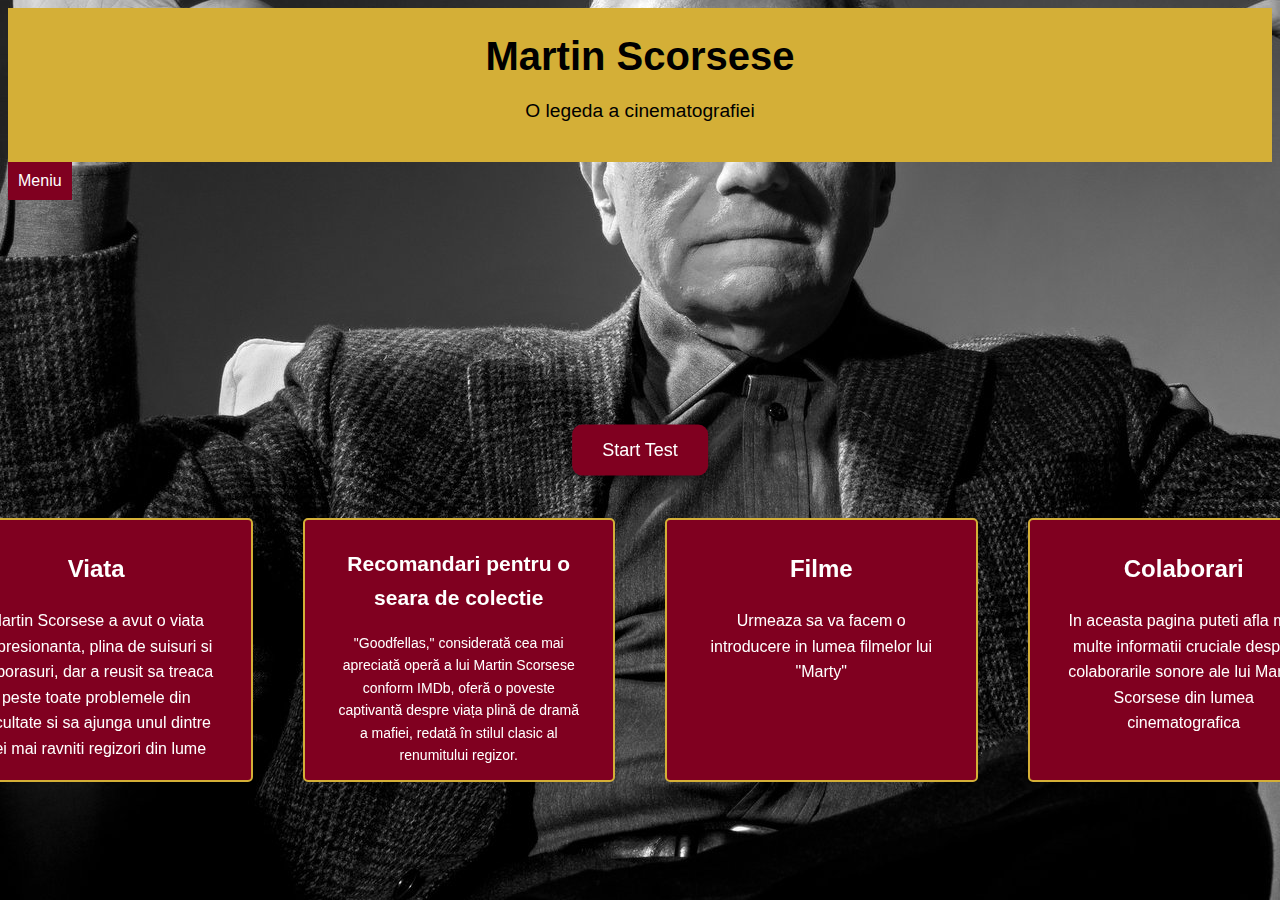
<file: index.html>
<!DOCTYPE html>
<html lang="ro">
<head>
    <meta charset="UTF-8">
    <meta name="viewport" content="width=device-width, initial-scale=1.0">
    <meta name="autor" content="Tudor Barbu">
    <title>Martin Scorsese - Regizor de Filme</title>
    <link rel="stylesheet" href="Martin_scorsese.css">
    <link rel="icon" href="favicon.png" type="image/png">
</head>
<body>
    <header>
        <h1>Martin Scorsese</h1>
        <p> O legeda a cinematografiei</p>
    </header>
    <div class="dropdown">
        <button class="dropdown-btn">Meniu</button>
        <div class="dropdown-content">
            <a href="/Martin_Scorsese_viata.html">Viata</a>
            <a href="/Martin_Scorsese_Recomandari.html">Recomandari pentru o seara de colectie</a>
            <a href="/Martin_Scorsese_Filme.html">Filme </a>
            <a href="/Martin_Scorsese_Colaborari.html">Colaborari</a>
            <a href="/index.html">Home</a>
        </div>
    </div>
    <main>
  <div class="container">
      <a href="http://127.0.0.1:5500/Martin_Scorsese_viata.html" class="button">
        <h2>Viata</h2>
        <p>Martin Scorsese a avut o viata impresionanta, plina de suisuri si coborasuri, dar a reusit sa treaca peste toate problemele din facultate si sa ajunga unul dintre cei mai ravniti regizori din lume</p>
      </a>

      <a href="http://127.0.0.1:5500/Martin_Scorsese_Recomandari.html" class="button1">
        <h2>Recomandari pentru o seara de colectie</h2>
        <p>"Goodfellas," considerată cea mai apreciată operă a lui Martin Scorsese conform IMDb, oferă o poveste captivantă despre viața plină de dramă a mafiei, redată în stilul clasic al renumitului regizor.</p>
      </a>

      <a href="http://127.0.0.1:5500/Martin_Scorsese_Filme.html" class="button">
        <h2>Filme</h2>
        <p>Urmeaza sa va facem o introducere in lumea filmelor lui "Marty"</p>
      </a>

      <a href="http://127.0.0.1:5500/Martin_Scorsese_Colaborari.html" class="button">
        <h2>Colaborari</h2>
        <p>In aceasta pagina puteti afla mai multe informatii cruciale despre colaborarile sonore ale lui Martin Scorsese din lumea cinematografica</p>
      </a>
</div>
</main>
<script src="martin_scorsese.js"></script>
</body>
</html>
</file>
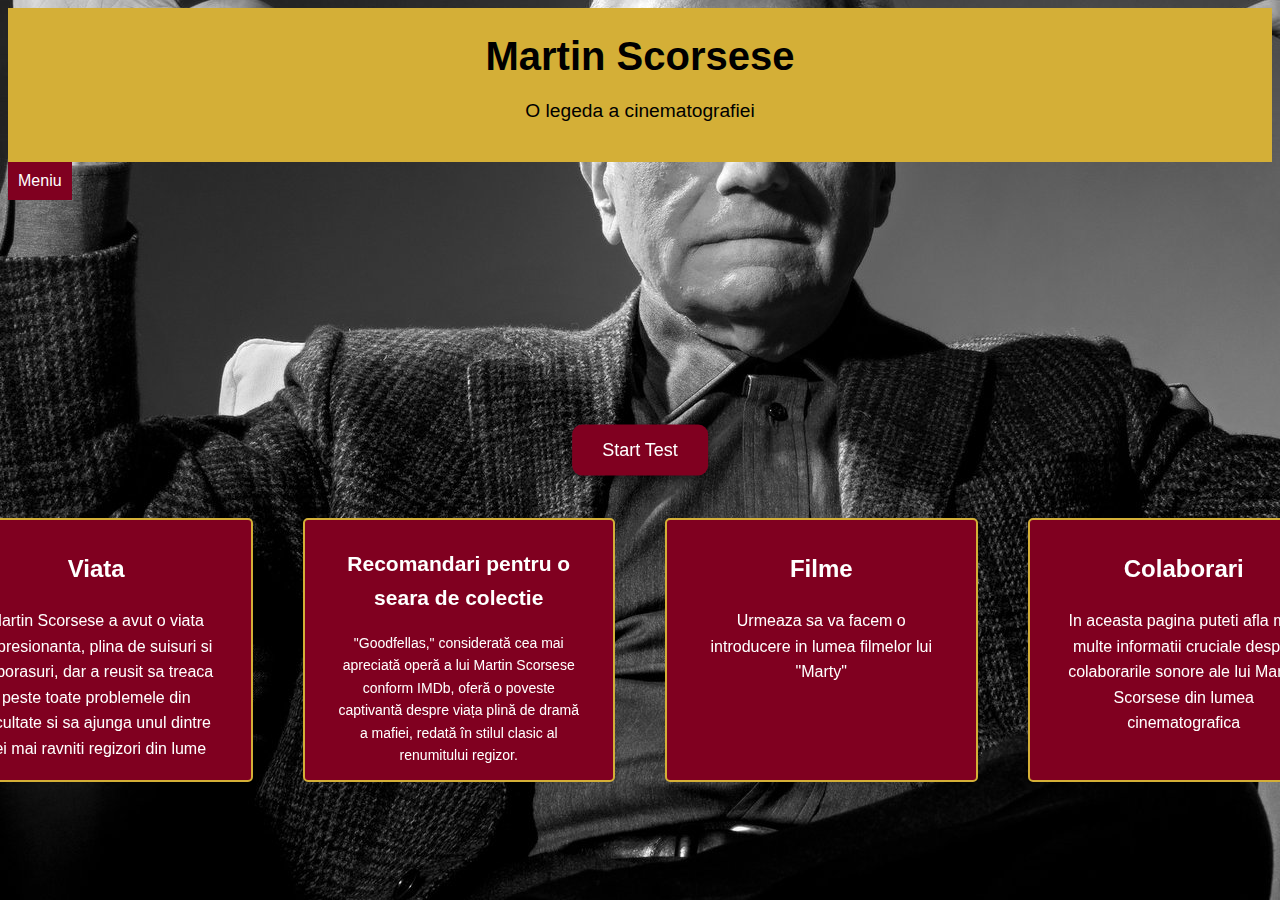
<file: martin_scorsese.html>
<!DOCTYPE html>
<html lang="ro">
<head>
    <meta charset="UTF-8">
    <meta name="viewport" content="width=device-width, initial-scale=1.0">
    <meta name="autor" content="Tudor Barbu">
    <title>Martin Scorsese - Regizor de Filme</title>
    <link rel="stylesheet" href="Martin_scorsese.css">
    <link rel="icon" href="favicon.png" type="image/png">
</head>
<body>
    <header>
        <h1>Martin Scorsese</h1>
        <p> O legeda a cinematografiei</p>
    </header>
    <div class="dropdown">
        <button class="dropdown-btn">Meniu</button>
        <div class="dropdown-content">
            <a href="http://127.0.0.1:5500/Martin_Scorsese_viata.html">Viata</a>
            <a href="http://127.0.0.1:5500/Martin_Scorsese_Recomandari.html">Recomandari pentru o seara de colectie</a>
            <a href="http://127.0.0.1:5500/Martin_Scorsese_Filme.html">Filme </a>
            <a href="http://127.0.0.1:5500/Martin_Scorsese_Colaborari.html">Colaborari</a>
            <a href="http://127.0.0.1:5500/martin_scorsese.html">Home</a>
        </div>
    </div>
    <main>
  <div class="container">
      <a href="http://127.0.0.1:5500/Martin_Scorsese_viata.html" class="button">
        <h2>Viata</h2>
        <p>Martin Scorsese a avut o viata impresionanta, plina de suisuri si coborasuri, dar a reusit sa treaca peste toate problemele din facultate si sa ajunga unul dintre cei mai ravniti regizori din lume</p>
      </a>

      <a href="http://127.0.0.1:5500/Martin_Scorsese_Recomandari.html" class="button1">
        <h2>Recomandari pentru o seara de colectie</h2>
        <p>"Goodfellas," considerată cea mai apreciată operă a lui Martin Scorsese conform IMDb, oferă o poveste captivantă despre viața plină de dramă a mafiei, redată în stilul clasic al renumitului regizor.</p>
      </a>

      <a href="http://127.0.0.1:5500/Martin_Scorsese_Filme.html" class="button">
        <h2>Filme</h2>
        <p>Urmeaza sa va facem o introducere in lumea filmelor lui "Marty"</p>
      </a>

      <a href="http://127.0.0.1:5500/Martin_Scorsese_Colaborari.html" class="button">
        <h2>Colaborari</h2>
        <p>In aceasta pagina puteti afla mai multe informatii cruciale despre colaborarile sonore ale lui Martin Scorsese din lumea cinematografica</p>
      </a>
</div>
</main>
<script src="martin_scorsese.js"></script>
</body>
</html>
</file>
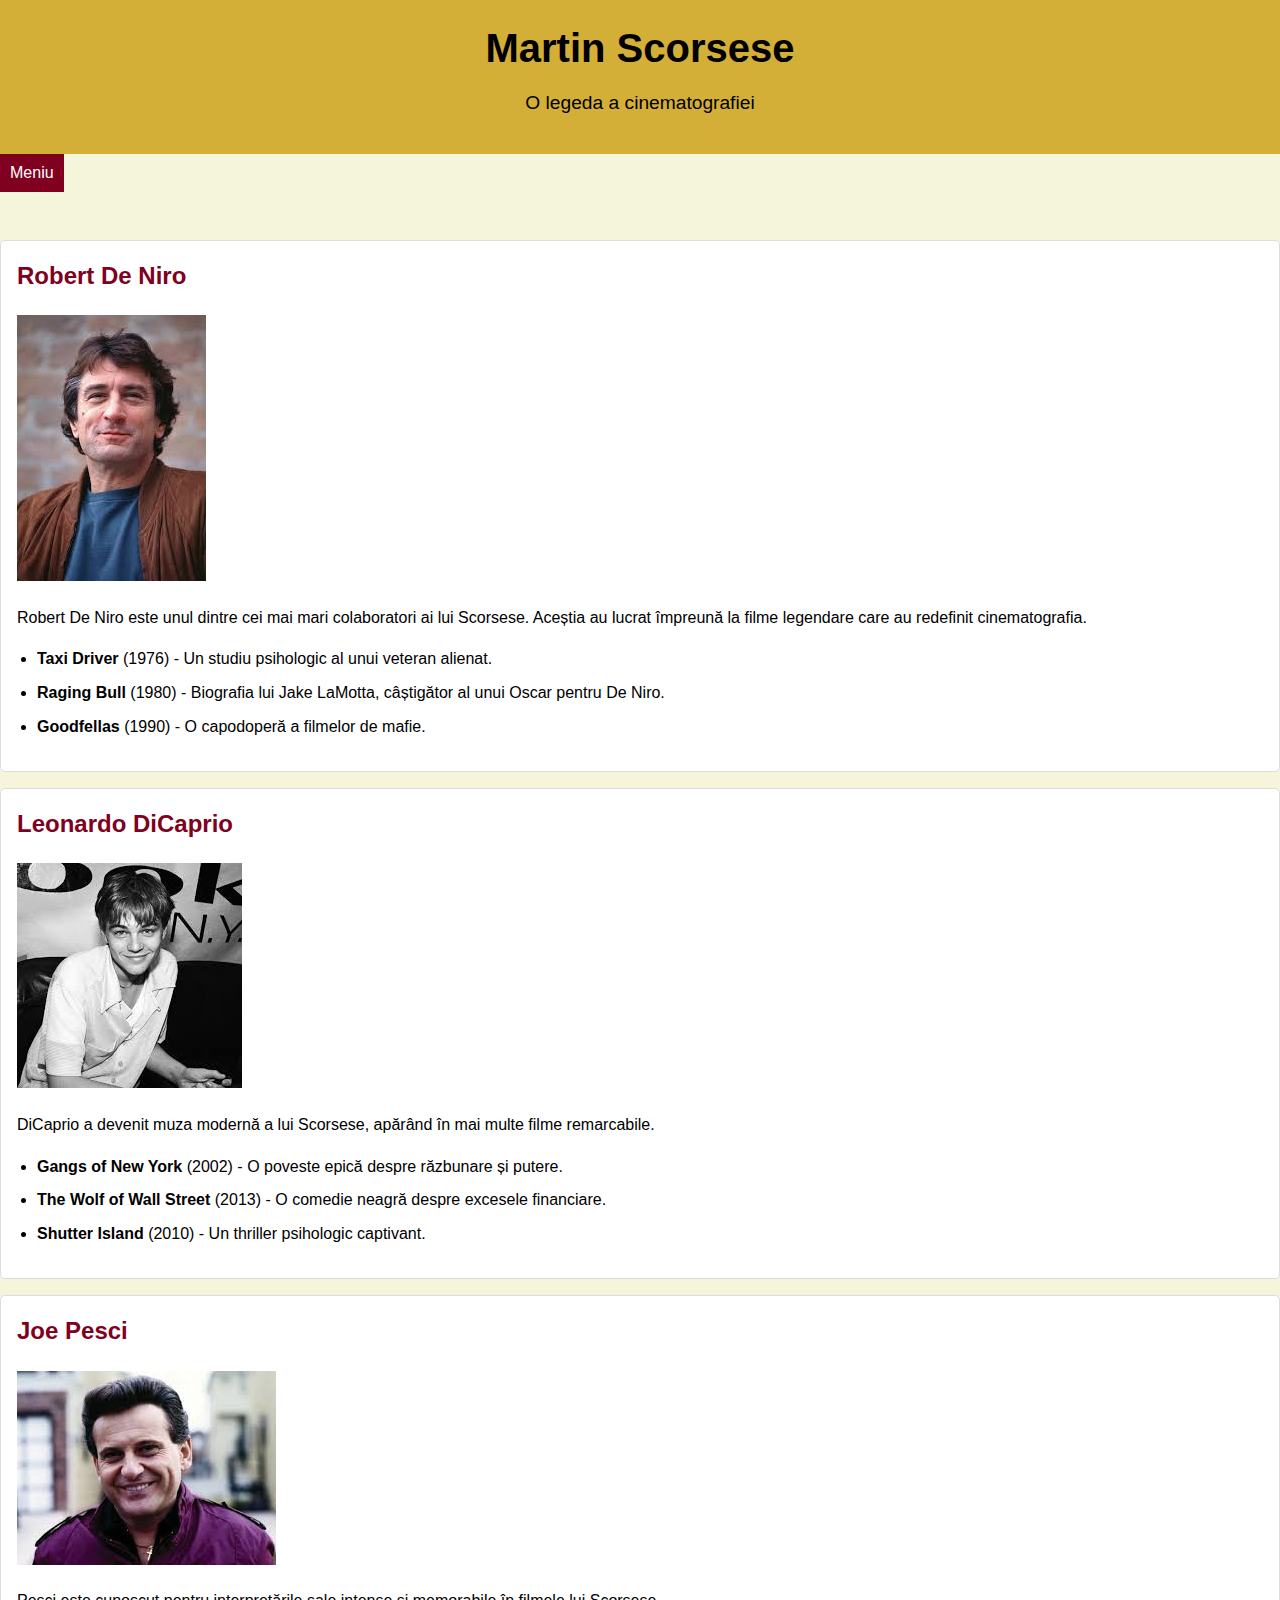
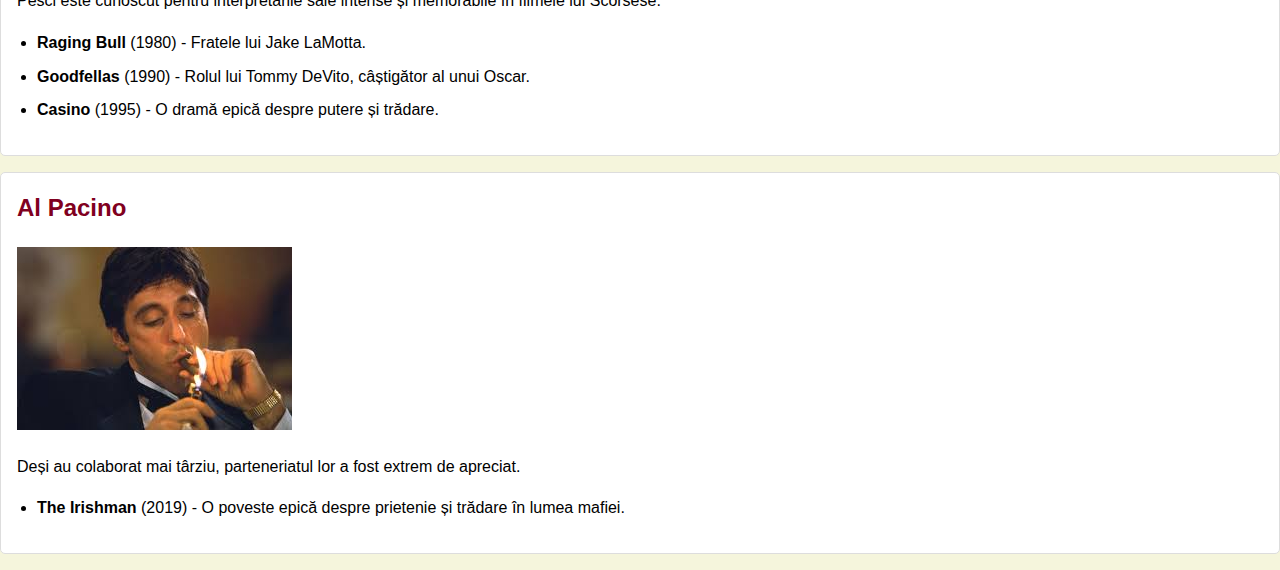
<file: Martin_Scorsese_Colaborari.html>
<!DOCTYPE html>
<html lang="ro">
<head>
    <meta charset="UTF-8">
    <meta name="viewport" content="width=device-width, initial-scale=1.0">
    <meta name="autor" content="Tudor Barbu">
    <title>Martin Scorsese - Regizor de Filme</title>
    <link rel="stylesheet" href="Colaborari.css">
    <link rel="icon" href="favicon.png" type="image/png">
</head>
<body>
    <header>
        <h1>Martin Scorsese</h1>
        <p> O legeda a cinematografiei</p>
    </header>
    <div class="dropdown">
        <button class="dropdown-btn">Meniu</button>
        <div class="dropdown-content">
            <a href="/Martin_Scorsese_viata.html">Viata</a>
            <a href="/Martin_Scorsese_Recomandari.html">Recomandari pentru o seara de colectie</a>
            <a href="/Martin_Scorsese_Filme.html">Filme </a>
            <a href="/Martin_Scorsese_Colaborari.html">Colaborari</a>
            <a href="/index.html">Home</a>
        </div>
    </div>
    
    <section class="continut">
        <section class="actori">
            <h2>Robert De Niro</h2>
            <img src="robert_de_niro.jpeg" alt="Robert De Niro" class="actor-img">
            <p>Robert De Niro este unul dintre cei mai mari colaboratori ai lui Scorsese. Aceștia au lucrat împreună la filme legendare care au redefinit cinematografia.</p>
            <ul>
                <li><strong>Taxi Driver</strong> (1976) - Un studiu psihologic al unui veteran alienat.</li>
                <li><strong>Raging Bull</strong> (1980) - Biografia lui Jake LaMotta, câștigător al unui Oscar pentru De Niro.</li>
                <li><strong>Goodfellas</strong> (1990) - O capodoperă a filmelor de mafie.</li>
            </ul>
        </section>
        <section class="actori">
            <h2>Leonardo DiCaprio</h2>
            <img src="leonardo_Dicaprio.jpeg" alt="Leonardo DiCaprio" class="actor-img">
            <p>DiCaprio a devenit muza modernă a lui Scorsese, apărând în mai multe filme remarcabile.</p>
            <ul>
                <li><strong>Gangs of New York</strong> (2002) - O poveste epică despre răzbunare și putere.</li>
                <li><strong>The Wolf of Wall Street</strong> (2013) - O comedie neagră despre excesele financiare.</li>
                <li><strong>Shutter Island</strong> (2010) - Un thriller psihologic captivant.</li>
            </ul>
        </section>
        <section class="actori">
            <h2>Joe Pesci</h2>
            <img src="Joe_Pesci.jpeg" alt="Joe Pesci" class="actor-img">
            <p>Pesci este cunoscut pentru interpretările sale intense și memorabile în filmele lui Scorsese.</p>
            <ul>
                <li><strong>Raging Bull</strong> (1980) - Fratele lui Jake LaMotta.</li>
                <li><strong>Goodfellas</strong> (1990) - Rolul lui Tommy DeVito, câștigător al unui Oscar.</li>
                <li><strong>Casino</strong> (1995) - O dramă epică despre putere și trădare.</li>
            </ul>
        </section>
        <section class="actori">
            <h2>Al Pacino</h2>
            <img src="Al_Pacino.jpeg" alt="Al Pacino" class="actor-img">
            <p>Deși au colaborat mai târziu, parteneriatul lor a fost extrem de apreciat.</p>
            <ul>
                <li><strong>The Irishman</strong> (2019) - O poveste epică despre prietenie și trădare în lumea mafiei.</li>
            </ul>
        </section>
    </section>
</body>
</html>
</file>
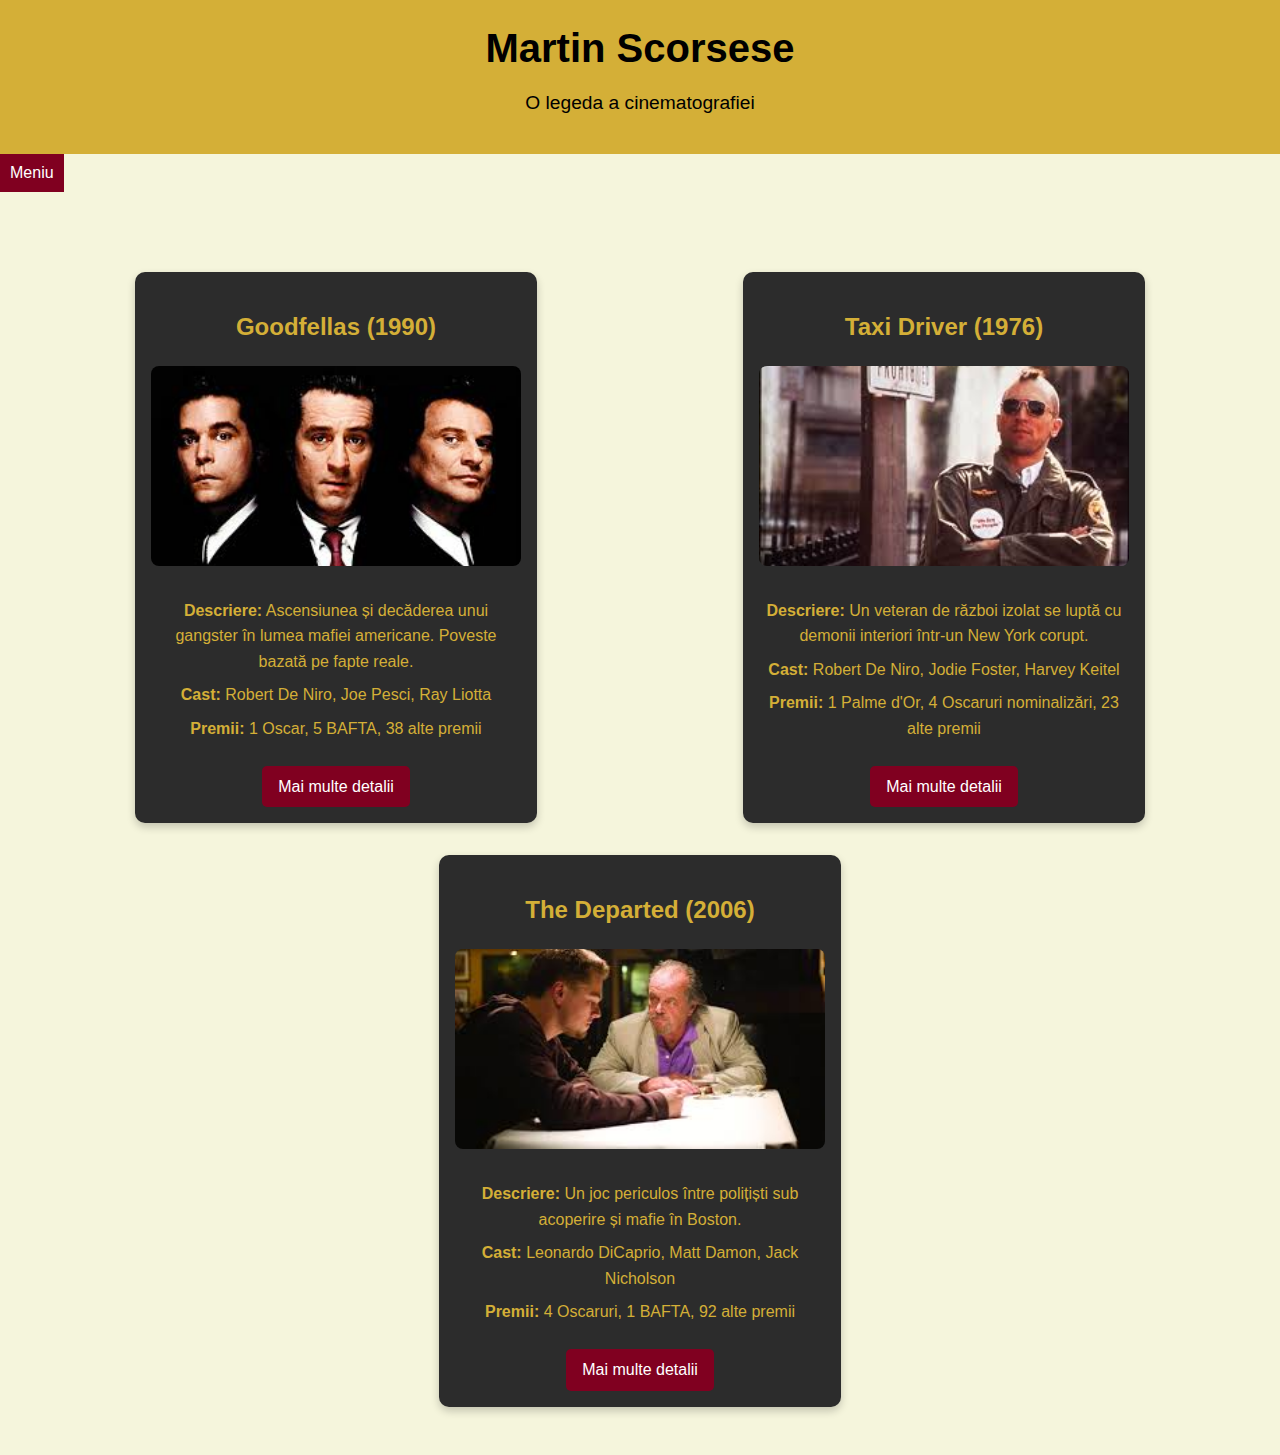
<file: Martin_Scorsese_Filme.html>
<!DOCTYPE html>
<html lang="ro">
<head>
    <meta charset="UTF-8">
    <meta name="viewport" content="width=device-width, initial-scale=1.0">
    <meta name="autor" content="Tudor Barbu">
    <title>Martin Scorsese - Regizor de Filme</title>
    <link rel="stylesheet" href="Filme.css">
    <link rel="icon" href="favicon.png" type="image/png">
</head>
<body>
    <header>
        <h1>Martin Scorsese</h1>
        <p> O legeda a cinematografiei</p>
    </header>
    <div class="dropdown">
        <button class="dropdown-btn">Meniu</button>
        <div class="dropdown-content">
            <a href="/Martin_Scorsese_viata.html">Viata</a>
            <a href="/Martin_Scorsese_Recomandari.html">Recomandari pentru o seara de colectie</a>
            <a href="/Martin_Scorsese_Filme.html">Filme </a>
            <a href="/Martin_Scorsese_Colaborari.html">Colaborari</a>
            <a href="/index.html">Home</a>
        </div>
    </div>
    
    <main>
        <div class="film-container">
            <!-- Film 1 -->
            <section class="film">
              <h2>Goodfellas (1990)</h2>
              <img src="goodfellas.jpeg" alt="Goodfellas" class="film-img">
              <p><strong>Descriere:</strong> Ascensiunea și decăderea unui gangster în lumea mafiei americane. Poveste bazată pe fapte reale.</p>
              <p><strong>Cast:</strong> Robert De Niro, Joe Pesci, Ray Liotta</p>
              <p><strong>Premii:</strong> 1 Oscar, 5 BAFTA, 38 alte premii</p>
              <a href="https://www.imdb.com/title/tt0099685/" target="_blank" class="film-link">Mai multe detalii</a>
            </section>
      
            <!-- Film 2 -->
            <section class="film">
              <h2>Taxi Driver (1976)</h2>
              <img src="taxi_driver.jpeg" alt="Taxi Driver" class="film-img">
              <p><strong>Descriere:</strong> Un veteran de război izolat se luptă cu demonii interiori într-un New York corupt.</p>
              <p><strong>Cast:</strong> Robert De Niro, Jodie Foster, Harvey Keitel</p>
              <p><strong>Premii:</strong> 1 Palme d'Or, 4 Oscaruri nominalizări, 23 alte premii</p>
              <a href="https://www.imdb.com/title/tt0075314/" target="_blank" class="film-link">Mai multe detalii</a>
            </section>
      
            <!-- Film 3 -->
            <section class="film">
              <h2>The Departed (2006)</h2>
              <img src="the_departed.jpeg" alt="The Departed" class="film-img">
              <p><strong>Descriere:</strong> Un joc periculos între polițiști sub acoperire și mafie în Boston.</p>
              <p><strong>Cast:</strong> Leonardo DiCaprio, Matt Damon, Jack Nicholson</p>
              <p><strong>Premii:</strong> 4 Oscaruri, 1 BAFTA, 92 alte premii</p>
              <a href="https://www.imdb.com/title/tt0407887/" target="_blank" class="film-link">Mai multe detalii</a>
            </section>
          </div>
      </main>
</body>
</html>
</file>
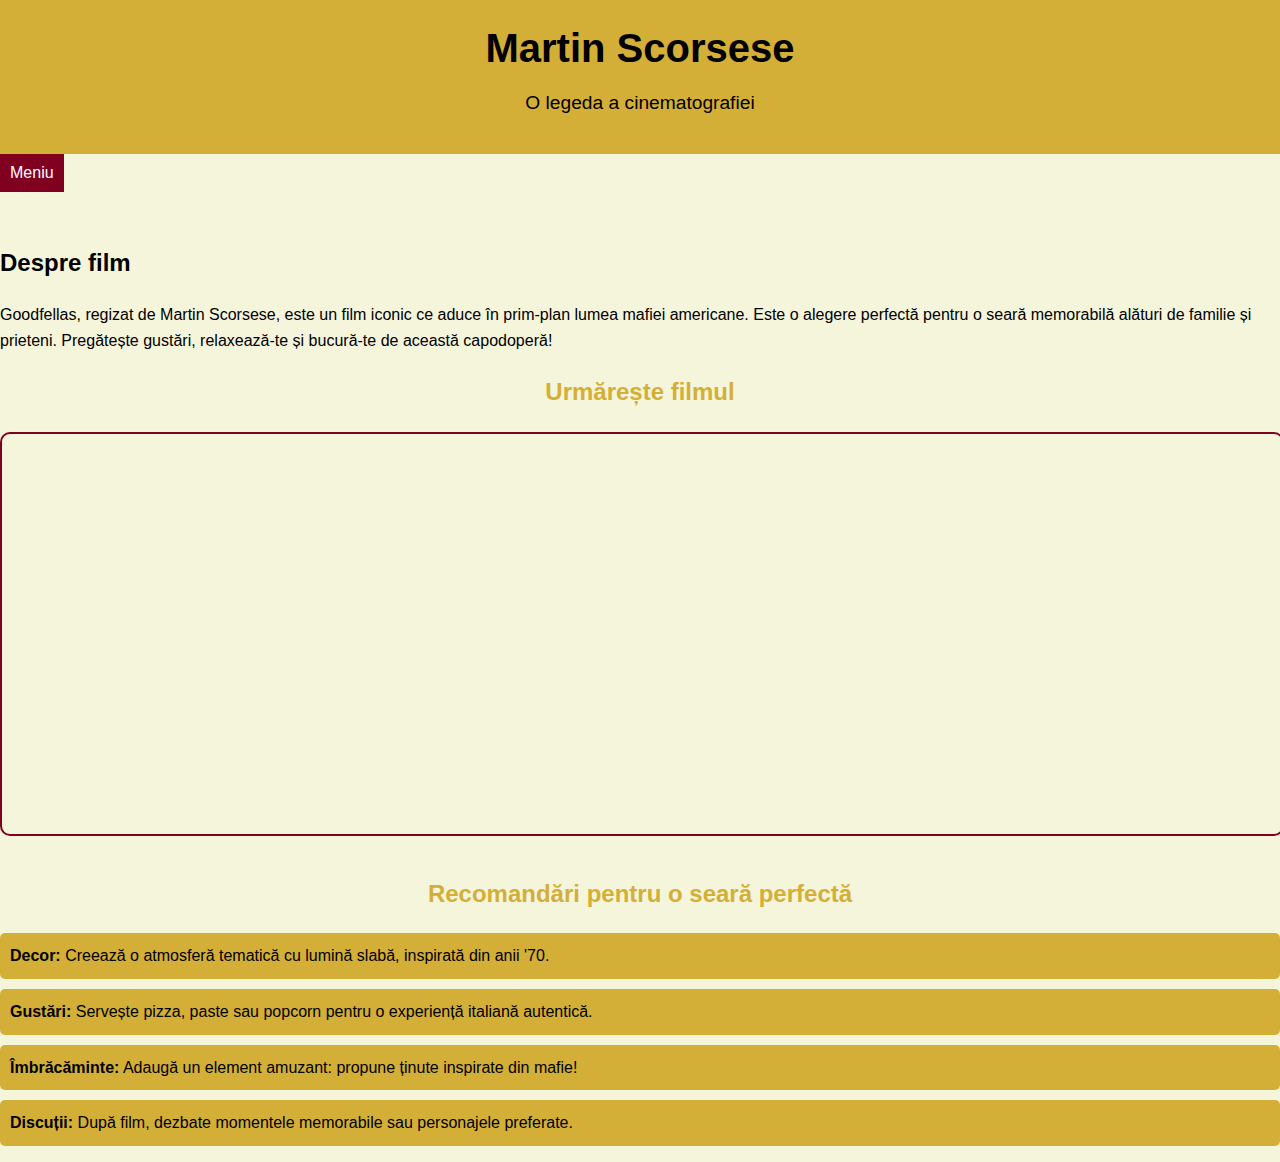
<file: Martin_Scorsese_Recomandari.html>
<!DOCTYPE html>
<html lang="ro">
<head>
    <meta charset="UTF-8">
    <meta name="viewport" content="width=device-width, initial-scale=1.0">
    <meta name="autor" content="Tudor Barbu">
    <title>Martin Scorsese - Regizor de Filme</title>
    <link rel="stylesheet" href="Recomandari.css">
    <link rel="icon" href="favicon.png" type="image/png">
</head>
<body>
    <header>
        <h1>Martin Scorsese</h1>
        <p> O legeda a cinematografiei</p>
    </header>
    <div class="dropdown">
        <button class="dropdown-btn">Meniu</button>
        <div class="dropdown-content">
            <a href="/Martin_Scorsese_viata.html">Viata</a>
            <a href="/Martin_Scorsese_Recomandari.html">Recomandari pentru o seara de colectie</a>
            <a href="/Martin_Scorsese_Filme.html">Filme </a>
            <a href="/Martin_Scorsese_Colaborari.html">Colaborari</a>
            <a href="/index.html">Home</a>
        </div>
    </div>
    
    <section class="introducere">
        <h2>Despre film</h2>
        <p>
          Goodfellas, regizat de Martin Scorsese, este un film iconic ce aduce în prim-plan lumea mafiei americane. Este o alegere perfectă pentru o seară memorabilă alături de familie și prieteni. Pregătește gustări, relaxează-te și bucură-te de această capodoperă!
        </p>
      </section>
      
      <section class="iframe">
        <h2>Urmărește filmul</h2>
        <iframe 
          src="https://www3.fsonline.app/film/goodfellas-1990/" 
          frameborder="0" 
          allowfullscreen 
          class="film">
        </iframe>
      </section>
      
      <section class="tips">
        <h2>Recomandări pentru o seară perfectă</h2>
        <ul>
          <li><strong>Decor:</strong> Creează o atmosferă tematică cu lumină slabă, inspirată din anii '70.</li>
          <li><strong>Gustări:</strong> Servește pizza, paste sau popcorn pentru o experiență italiană autentică.</li>
          <li><strong>Îmbrăcăminte:</strong> Adaugă un element amuzant: propune ținute inspirate din mafie!</li>
          <li><strong>Discuții:</strong> După film, dezbate momentele memorabile sau personajele preferate.</li>
        </ul>
      </section>
    </main>
    
    
</div>
</body>
</html>
</file>
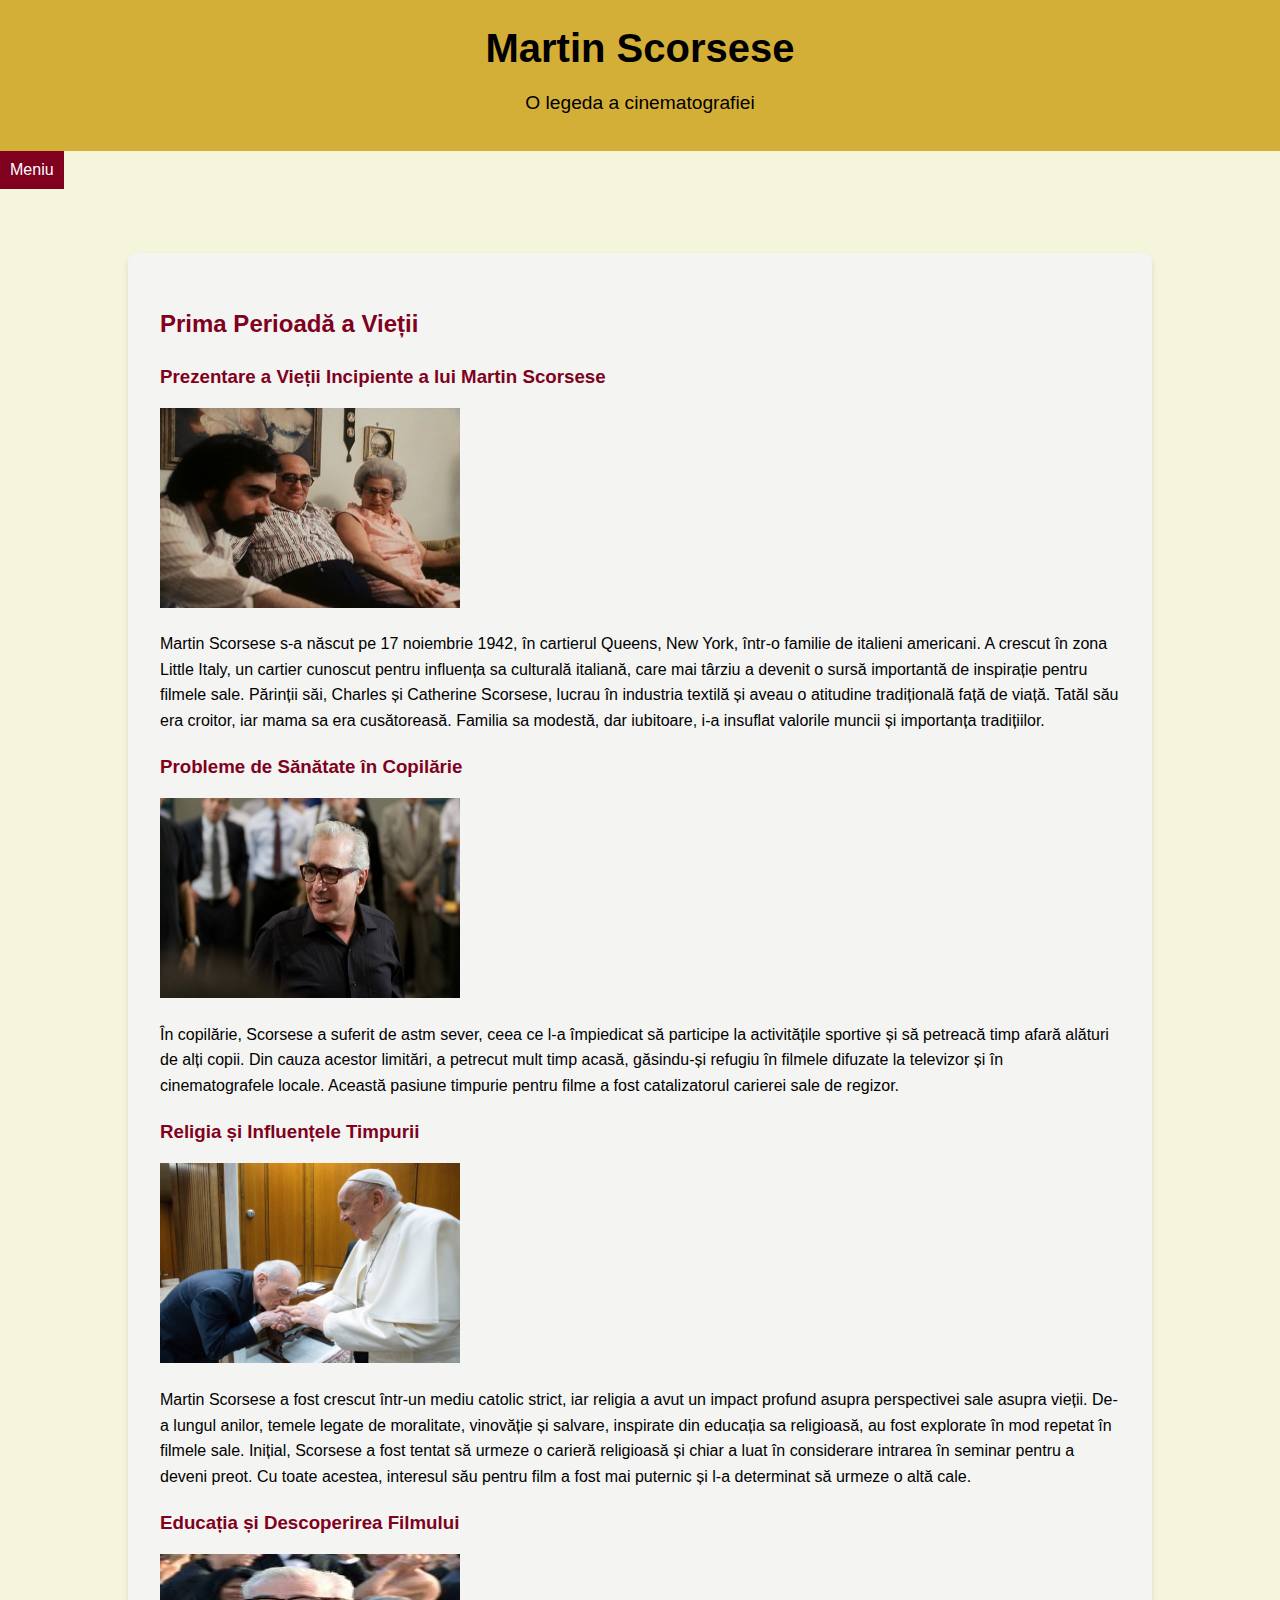
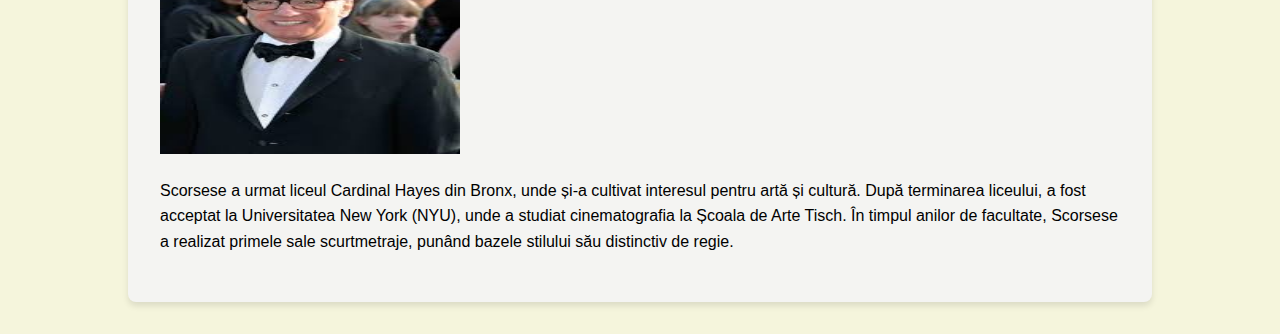
<file: Martin_Scorsese_viata.html>
<!DOCTYPE html>
<html lang="ro">
<head>
    <meta charset="UTF-8">
    <meta name="viewport" content="width=device-width, initial-scale=1.0">
    <meta name="autor" content="Tudor Barbu">
    <title>Martin Scorsese - Regizor de Filme</title>
    <link rel="stylesheet" href="Viata.css">
    <link rel="icon" href="favicon.png" type="image/png">
</head>
<body>
    <header>
        <h1>Martin Scorsese</h1>
        <p> O legeda a cinematografiei</p>
    </header>
    <div class="dropdown">
        <button class="dropdown-btn">Meniu</button>
        <div class="dropdown-content">
            <a href="/Martin_Scorsese_viata.html">Viata</a>
            <a href="/Martin_Scorsese_Recomandari.html">Recomandari pentru o seara de colectie</a>
            <a href="/Martin_Scorsese_Filme.html">Filme </a>
            <a href="/Martin_Scorsese_Colaborari.html">Colaborari</a>
            <a href="/index.html">Home</a>
        </div>
    </div>


<div class="prezentare_viata">
        <h2><b>Prima Perioadă a Vieții</b></h2>
        <h3>Prezentare a Vieții Incipiente a lui Martin Scorsese</h3>
        <img src="martin_scorsese_young.jpg" alt="Martin Scorsese tânăr" class="image">
        <p>
            Martin Scorsese s-a născut pe 17 noiembrie 1942, în cartierul Queens, New York, într-o familie de italieni americani. A crescut în zona Little Italy, un cartier cunoscut pentru influența sa culturală italiană, care mai târziu a devenit o sursă importantă de inspirație pentru filmele sale.
            Părinții săi, Charles și Catherine Scorsese, lucrau în industria textilă și aveau o atitudine tradițională față de viață. Tatăl său era croitor, iar mama sa era cusătoreasă. Familia sa modestă, dar iubitoare, i-a insuflat valorile muncii și importanța tradițiilor.
        </p>

        <h3><b>Probleme de Sănătate în Copilărie</b></h3>
        <img src="martin_asthma.jpg" alt="Martin Scorsese copil cu astm" class="image">
        <p>
            În copilărie, Scorsese a suferit de astm sever, ceea ce l-a împiedicat să participe la activitățile sportive și să petreacă timp afară alături de alți copii. Din cauza acestor limitări, a petrecut mult timp acasă, găsindu-și refugiu în filmele difuzate la televizor și în cinematografele locale. Această pasiune timpurie pentru filme a fost catalizatorul carierei sale de regizor.
        </p>

        <h3><b>Religia și Influențele Timpurii</b></h3>
        <img src="scorsese_religion.jpg" alt="Martin Scorsese și influențele religioase" class="image">
        <p>
            Martin Scorsese a fost crescut într-un mediu catolic strict, iar religia a avut un impact profund asupra perspectivei sale asupra vieții. De-a lungul anilor, temele legate de moralitate, vinovăție și salvare, inspirate din educația sa religioasă, au fost explorate în mod repetat în filmele sale.
            Inițial, Scorsese a fost tentat să urmeze o carieră religioasă și chiar a luat în considerare intrarea în seminar pentru a deveni preot. Cu toate acestea, interesul său pentru film a fost mai puternic și l-a determinat să urmeze o altă cale.
        </p>

        <h3><b>Educația și Descoperirea Filmului</b></h3>
        <img src="scorsese_education.jpeg" alt="Martin Scorsese la NYU" class="image">
        <p>
            Scorsese a urmat liceul Cardinal Hayes din Bronx, unde și-a cultivat interesul pentru artă și cultură. După terminarea liceului, a fost acceptat la Universitatea New York (NYU), unde a studiat cinematografia la Școala de Arte Tisch. În timpul anilor de facultate, Scorsese a realizat primele sale scurtmetraje, punând bazele stilului său distinctiv de regie.
        </p>
    </div>
  
</body>
</html>
</file>
<file: Martin_scorsese.css>
/* Resetare stiluri */
•⁠  ⁠{
    margin: 0;
    padding: 0;
    box-sizing: border-box;
}

body {
    font-family: Arial, sans-serif;
    line-height: 1.6;
    color: #fff;
    background-image: url('MS_bg_bun.jpg'); 
    background-size: auto; 
    background-position-y: -650px; 
    background-repeat: no-repeat; 
    overflow-x: hidden;
}


 /* Header */
 header {
    background-color: #D4AF37;
    color: #000;
    text-align: center;
    padding: 1rem 0;
  }
  
  header h1 {
    font-size: 2.5rem;
    margin: 0;
  }
  
  header p {
    font-size: 1.2rem;
    margin-top: 0.5rem;
  }


  h3 {
    line-height: 1.6;
    font-size: 30px;
    color: #fff; 
    margin: 0; 
  }
  
/* Secțiuni */
section {
    padding: 2rem;
    margin: 1rem 0;
}

section h2 {
    font-size: 1.8rem;
    margin-bottom: 1rem;
}

/* Meniul dropdown */

.dropdown {
    position: relative;
    display: inline-block;
}

/* butonul de meniu */
.dropdown-btn {
    background-color: #800020;
    color: #fff;
    padding: 10px;
    font-size: 16px;
    border: none;
    cursor: pointer;
}

.dropdown-content {
    display: none;
    position: absolute;
    background-color: #800020;
    min-width: 160px;
    box-shadow: 0px 8px 16px 0px rgba(0, 0, 0, 0.2);
    z-index: 1;
}

/* Stil pentru fiecare link din dropdown */

.dropdown-content a {
    color: rgb(255, 255, 255);
    padding: 12px 16px;
    text-decoration: none;
    display: block;
}

/* Stil pentru fiecare link din dropdown */

.dropdown-content a:hover {
    background-color: #D4AF37;
}

.dropdown:hover .dropdown-content {
    display: grid;
}

.dropdown-btn:hover {
    background-color: #800020;
}

/* butoane cu ancora */


a.button, a.button1 {
    display: inline-block; 
    padding: 10px 30px;
    background-color: #800020;
    color: white;
    border: 2px solid #D4AF37;
    text-align: center;
    border-radius: 5px;
    cursor: pointer;
    font-size: 16px;
    text-decoration: none; 
    transition: all 0.3s ease;
    width: 350px;
    height: 240px;
}

a.button1 {
    font-size: 14px; 
}

a.button:hover, a.button1:hover {
    background-color: #800020;
    transform: translateY(-10px);
    box-shadow: 0 8px 12px rgba(0, 0, 0, 0.5);
}

/* container */
.container {
    display: flex; 
    justify-content: flex-start;
    align-items: center;
    gap: 50px;
    position: fixed;
    left: 50%; 
    transform: translateX(-50%); 
    min-height:100%;
    flex-wrap: nowrap;
    margin: 0 auto;
    max-width: 1400px;
}
  
    /* Efect hover */
    .button:hover {
      background-color: #800020; 
      transform: translateY(-10px); 
      box-shadow: 0 8px 12px rgba(0, 0, 0, 0.5);
    }
    .button1:hover {
      background-color: #800020; 
      transform: translateY(-10px); 
      box-shadow: 0 8px 12px rgba(0, 0, 0, 0.5);
    }

    .titlu_prezentare
    {
        background-color: #800020; 
    border: 2px solid #D4AF37; 
    border-radius: 8px; 
    padding: 20px;
    box-shadow: 0 4px 8px rgba(0, 0, 0, 0.5);
    }

    /*Responsive*/
  @media (max-width: 768px) {
    body {
        font-size: 14px; 
    }
}

/* Pentru tablete */
@media (max-width: 768px) {
    .container {
        flex-wrap: wrap;
    }
}

/* Pentru telefoane */
@media (max-width: 480px) {
    .container {
        flex-direction: column;
    }
}


/* Stiluri pentru butonul de start */
.start-test-button {
    background-color: #800020;
    color: #fff;
    border: none;
    padding: 15px 30px;
    font-size: 18px;
    cursor: pointer;
    border-radius: 10px;
    position: absolute;
    top: 50%;
    left: 50%;
    transform: translate(-50%, -50%);
    box-shadow: 0 4px 8px rgba(0, 0, 0, 0.5);
}

/* Stiluri pentru butoanele "Da" și "Nu" */
.yes-button, .no-button {
    background-color: #008000;
    color: #fff;
    border: none;
    padding: 10px 20px;
    cursor: pointer;
    border-radius: 5px;
    font-size: 16px;
    margin-right: 10px;
    transition: background-color 0.3s ease, transform 0.3s ease;
}

/* Stiluri pentru butonul "Nu" */
.no-button {
    background-color: #800020;
}

/* Efect hover pentru butoane */
.yes-button:hover, .no-button:hover {
    transform: scale(1.05);
}

/* Stiluri pentru containerul cu butoane */
.button-container {
    position: absolute;
    top: 50%;
    left: 50%;
    transform: translate(-50%, -50%);
    display: flex;
    gap: 20px;
}

/* Stiluri pentru containerul de test */
.test-container {
    position: absolute;
    top: 50%;
    left: 50%;
    transform: translate(-50%, -50%);
    background-color: #D4AF37;
    padding: 20px;
    border-radius: 5px;
    box-shadow: 0 4px 8px rgba(0, 0, 0, 0.5);
    width: 300px;
}

/* Stiluri pentru întrebări */
.question-label {
    display: block;
    margin-bottom: 5px;
}

/* Stiluri pentru inputurile de răspuns */
.answer-input {
    width: 100%;
    margin-bottom: 10px;
    padding: 5px;
}

/* Stiluri pentru butonul de salvare */
.save-button {
    background-color: #800020;
    color: #fff;
    border: none;
    padding: 10px;
    cursor: pointer;
    border-radius: 5px;
    font-size: 16px;
}

/* Stiluri pentru mesajul de eroare */
.error-message {
    position: absolute;
    top: 50%;
    left: 50%;
    transform: translate(-50%, -50%);
    color: #800020;
    font-size: 20px;
    font-weight: bold;
    text-align: center;
}
</file>
<file: Colaborari.css>
/* Resetare stiluri */
•⁠  ⁠{
    margin: 0;
    padding: 0;
    box-sizing: border-box;
}

/* Stiluri generale */
body {
    font-family: Arial, sans-serif;
    line-height: 1.6;
    color: #000;
    background-color: #F5F5DC;
    margin: 0;
    padding: 0;
    box-sizing: border-box;
}
  
  /* Header */
  header {
    background-color: #D4AF37;
    color: #000;
    text-align: center;
    padding: 1rem 0;
  }
  
  header h1 {
    font-size: 2.5rem;
    margin: 0;
  }
  
  header p {
    font-size: 1.2rem;
    margin-top: 0.5rem;
  }
  

.actori {
    background-color: #fff;
    border: 1px solid #ddd;
    border-radius: 5px;
    padding: 1rem;
    margin: 1rem 0;
}

.actori h2 {
    color: #800020;
    margin-top: 0;
}

.actori ul {
    padding-left: 20px;
}

.actori li {
    margin: 0.5rem 0;
}

  /* Stil pentru meniul dropdown */
  .dropdown {
    position: relative;
    display: inline-block;
    margin-bottom: 2rem;
}

.dropdown-btn {
    background-color: #800020;
    color: #fff;
    padding: 10px;
    font-size: 16px;
    border: none;
    cursor: pointer;
    width: 100%;
    text-align: center; 
    transition: background-color 0.3s ease;
}

.dropdown-content {
    display: none;
    position: absolute;
    background-color: #800020;
    min-width: 160px;
    box-shadow: 0px 8px 16px 0px rgba(0, 0, 0, 0.2);
    z-index: 1;
    text-align: center; /* Alignare centrală */
    margin: 0; /* Margin de 0 pentru a preveni suprapunerea */
}

.dropdown-content a {
    color: rgb(255, 255, 255);
    padding: 12px 16px;
    text-decoration: none;
    display: block;
    transition: background-color 0.3s ease; /* Animare */
}

.dropdown-content a:hover {
    background-color: #D4AF37;
}

.dropdown:hover .dropdown-content {
    display: grid;
}

.dropdown-btn:hover {
    background-color: #800020;
}
.film-img {
    width: 100%;
    max-height: 200px;
    object-fit: cover;
    border-radius: 8px;
    margin-bottom: 1rem;
  }

  /*Responsive*/
  @media (max-width: 768px) {
    body {
        font-size: 14px; 
    }
}

/* Pentru tablete */
@media (max-width: 768px) {
    .continut {
        flex-wrap: wrap;
    }
}

/* Pentru telefoane */
@media (max-width: 480px) {
    .continut {
        flex-direction: column;
    }
}
</file>
<file: Filme.css>
/* Resetare stiluri */
•⁠  ⁠{
    margin: 0;
    padding: 0;
    box-sizing: border-box;
}
/* Stil general pentru pagină */
body {
    font-family: Arial, sans-serif;
    line-height: 1.6;
    color: #D4AF37;
    background-color: #F5F5DC;
    margin: 0;
    padding: 0;
    box-sizing: border-box;
}

.film-container {
    display: flex;
    flex-wrap: wrap;
    justify-content: space-around;
    padding: 2rem;
  } 
  
  /* Film  */
  .film {
    background-color: #2c2c2c;
    border-radius: 10px;
    margin: 1rem;
    padding: 1rem;
    flex: 0 0 calc(33% - 2rem); /* Trei coloane egale */
    box-shadow: 0 4px 8px rgba(0, 0, 0, 0.2);
    text-align: center;
  }
  
  .film h2 {
    color: #D4AF37;
  }
  
  .film-img {
    width: 100%;
    max-height: 200px;
    object-fit: cover;
    border-radius: 8px;
    margin-bottom: 1rem;
  }
  
  .film p {
    margin: 0.5rem 0;
  }
  
  .film-link {
    display: inline-block;
    margin-top: 1rem;
    background-color: #800020;
    color: #ffffff;
    padding: 0.5rem 1rem;
    text-decoration: none;
    border-radius: 5px;
  }

  /* Header */
  header {
    background-color: #D4AF37;
    color: #000;
    text-align: center;
    padding: 1rem 0;
  }
  
  header h1 {
    font-size: 2.5rem;
    margin: 0;
  }
  
  header p {
    font-size: 1.2rem;
    margin-top: 0.5rem;
  }


/* Stil pentru meniul dropdown */
.dropdown {
    position: relative;
    display: inline-block;
    margin-bottom: 2rem;
}

.dropdown-btn {
    background-color: #800020;
    color: #fff;
    padding: 10px;
    font-size: 16px;
    border: none;
    cursor: pointer;
    width: 100%;
    text-align: center; 
    transition: background-color 0.3s ease;
}

.dropdown-content {
    display: none;
    position: absolute;
    background-color: #800020;
    min-width: 160px;
    box-shadow: 0px 8px 16px 0px rgba(0, 0, 0, 0.2);
    z-index: 1;
    text-align: center; /* Alignare centrală */
    margin: 0; /* Margin de 0 pentru a preveni suprapunerea */
}

.dropdown-content a {
    color: rgb(255, 255, 255);
    padding: 12px 16px;
    text-decoration: none;
    display: block;
    transition: background-color 0.3s ease; /* Animare */
}

.dropdown-content a:hover {
    background-color: #D4AF37;
}

.dropdown:hover .dropdown-content {
    display: grid;
}

.dropdown-btn:hover {
    background-color: #800020;
}

 /*Responsive*/
 @media (max-width: 768px) {
    body {
        font-size: 14px; 
    }
}

/* Pentru tablete */
@media (max-width: 768px) {
    .film-container {
        flex-wrap: wrap;
    }
}

/* Pentru telefoane */
@media (max-width: 480px) {
    .film-container {
        flex-direction: column;
    }
}
</file>
<file: Recomandari.css>
/* Resetare stiluri */
•⁠  ⁠{
    margin: 0;
    padding: 0;
    box-sizing: border-box;
}

/* Stiluri generale */
body {
    font-family: Arial, sans-serif;
    line-height: 1.6;
    color: #000;
    background-color: #F5F5DC;
    margin: 0;
    padding: 0;
    box-sizing: border-box;
}
  
 /* Header */
 header {
    background-color: #D4AF37;
    color: #000;
    text-align: center;
    padding: 1rem 0;
  }
  
  header h1 {
    font-size: 2.5rem;
    margin: 0;
  }
  
  header p {
    font-size: 1.2rem;
    margin-top: 0.5rem;
  }
  
  /* Main content */
  main {
    padding: 2rem;
    max-width: 800px;
    margin: 0 auto;
  }
  
  /* Intro section */
  .informatii {
    margin-bottom: 2rem;
    text-align: center;
  }
  
  .informatii h2 {
    color: #D4AF37;
  }
  
  .informatii p {
    font-size: 1rem;
  }
  
  /* Iframe section */
  .iframe {
    margin-bottom: 2rem;
    text-align: center;
  }
  
  .iframe h2 {
    color: #D4AF37;
  }
  
  .film {
    width: 100%;
    height: 400px;
    border: 2px solid #800020;
    border-radius: 10px;
  }
  
  /* Tips section */
  .tips h2 {
    color: #D4AF37;
    text-align: center;
  }
  
  .tips ul {
    list-style: none;
    padding: 0;
  }
  
  .tips li {
    background: #D4AF37;
    margin: 10px 0;
    padding: 10px;
    border-radius: 5px;
    font-size: 1rem;
  }
  
  /* Stil pentru meniul dropdown */
.dropdown {
    position: relative;
    display: inline-block;
    margin-bottom: 2rem;
}

.dropdown-btn {
    background-color: #800020;
    color: #fff;
    padding: 10px;
    font-size: 16px;
    border: none;
    cursor: pointer;
    width: 100%;
    text-align: center; 
    transition: background-color 0.3s ease;
}

.dropdown-content {
    display: none;
    position: absolute;
    background-color: #800020;
    min-width: 160px;
    box-shadow: 0px 8px 16px 0px rgba(0, 0, 0, 0.2);
    z-index: 1;
    text-align: center; /* Alignare centrală */
    margin: 0; /* Margin de 0 pentru a preveni suprapunerea */
}

.dropdown-content a {
    color: rgb(255, 255, 255);
    padding: 12px 16px;
    text-decoration: none;
    display: block;
    transition: background-color 0.3s ease; /* Animare */
}

.dropdown-content a:hover {
    background-color: #D4AF37;
}

.dropdown:hover .dropdown-content {
    display: grid;
}

.dropdown-btn:hover {
    background-color: #800020;
}

 /*Responsive*/
 @media (max-width: 768px) {
    body {
        font-size: 14px; 
    }
}

/* Pentru tablete */
@media (max-width: 768px) {
    .introducere {
        flex-wrap: wrap;
    }
}

/* Pentru telefoane */
@media (max-width: 480px) {
    .introducere {
        flex-direction: column;
    }
}
</file>
<file: Viata.css>
/* Resetare stiluri */
•⁠  ⁠{
    margin: 0;
    padding: 0;
    box-sizing: border-box;
}

   /* Header */
  header {
    background-color: #D4AF37;
    color: #000;
    text-align: center;
    padding: 1rem 0;
  }
  
  header h1 {
    font-size: 2.5rem;
    margin: 0;
  }
  
  header p {
    font-size: 1.2rem;
    margin-top: 0.5rem;
  }

/* Stil general pentru pagină */
body {
    font-family: Arial, sans-serif;
    line-height: 1.6;
    color: #000;
    background-color: #F5F5DC;
    margin: 0;
    padding: 0;
    box-sizing: border-box;
}

/* Stil pentru meniul dropdown */
.dropdown {
    position: relative;
    display: inline-block;
    margin-bottom: 2rem;
}

.dropdown-btn {
    background-color: #800020;
    color: #fff;
    padding: 10px;
    font-size: 16px;
    border: none;
    cursor: pointer;
    width: 100%;
    text-align: center; 
    transition: background-color 0.3s ease;
}

.dropdown-content {
    display: none;
    position: absolute;
    background-color: #800020;
    min-width: 160px;
    box-shadow: 0px 8px 16px 0px rgba(0, 0, 0, 0.2);
    z-index: 1;
    text-align: center; /* Alignare centrală */
    margin: 0; /* Margin de 0 pentru a preveni suprapunerea */
}

.dropdown-content a {
    color: rgb(255, 255, 255);
    padding: 12px 16px;
    text-decoration: none;
    display: block;
    transition: background-color 0.3s ease; /* Animare */
}

.dropdown-content a:hover {
    background-color: #D4AF37;
}

.dropdown:hover .dropdown-content {
    display: grid;
}

.dropdown-btn:hover {
    background-color: #800020;
}

/* Stiluri pentru prezentarea vieții lui Scorsese */
.prezentare_viata {
    padding: 2rem;
    background-color: #F4F4F2;
    margin: 2rem 10%;
    box-shadow: 0 4px 6px rgba(0, 0, 0, 0.1);
    border-radius: 8px; 
}

h2, h3 {
    color: #800020; 
    margin-bottom: 1rem;
}

p {
    margin-bottom: 1rem;
}

.image{
    width: 300px;
    height: 200px
}

 /*Responsive*/
 @media (max-width: 768px) {
    body {
        font-size: 14px; 
    }
}

/* Pentru tablete */
@media (max-width: 768px) {
    .prezentare_viata {
        flex-wrap: wrap;
    }
}

/* Pentru telefoane */
@media (max-width: 480px) {
    .prezentare_viata {
        flex-direction: column;
    }
}
</file>
